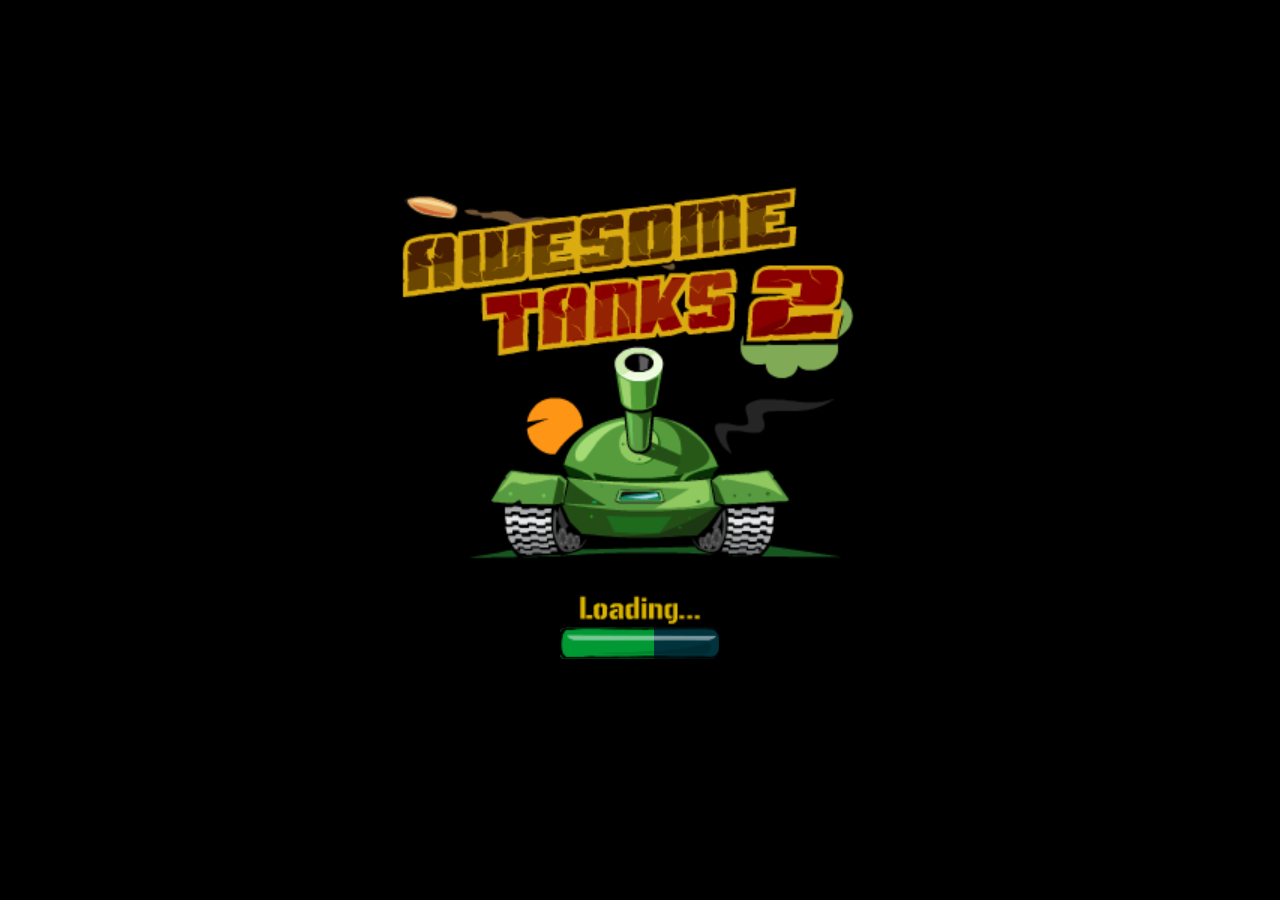
<file: projects/awesometanks2/index.html>
<!doctype html>
<html>
    <head>
        <meta charset="UTF-8">
        <title>Awesome Tanks</title>
        <meta name="HandheldFriendly" content="true">
        <meta name="viewport" content="width=device-width, initial-scale=1, maximum-scale=1, user-scalable=no, shrink-to-fit=no">
        <link href="styles/main.css" rel="stylesheet">
        <link href="styles/fonts.css" rel="stylesheet">
        <meta name="apple-mobile-web-app-title" content="Awesome Tanks">
        <meta name="apple-mobile-web-app-capable" content="yes">
        <meta name="apple-mobile-web-app-status-bar-style" content="black">
    </head>
    <body>
        <p style="font-family: 'Gunplay'; position: absolute; pointer-events: none; opacity: 0">Font loader</p>
        <script>
            var AT = {
                // URL where an user will be redirected after clicking "Play" button on the Site lock screen
                'SITE_LOCK_TARGET': '//www.coolmathgames.com/'
            };

            var WebFontConfig = {
                'classes': false,
                'timeout': 0,
                'active': function() {},
                'custom': {'families': ['Gunplay'], 'urls': ['styles/fonts.css']}
            };
        </script>
        <script src="awesome_tanks_2.js"></script>
    </body>
</html>
</file>
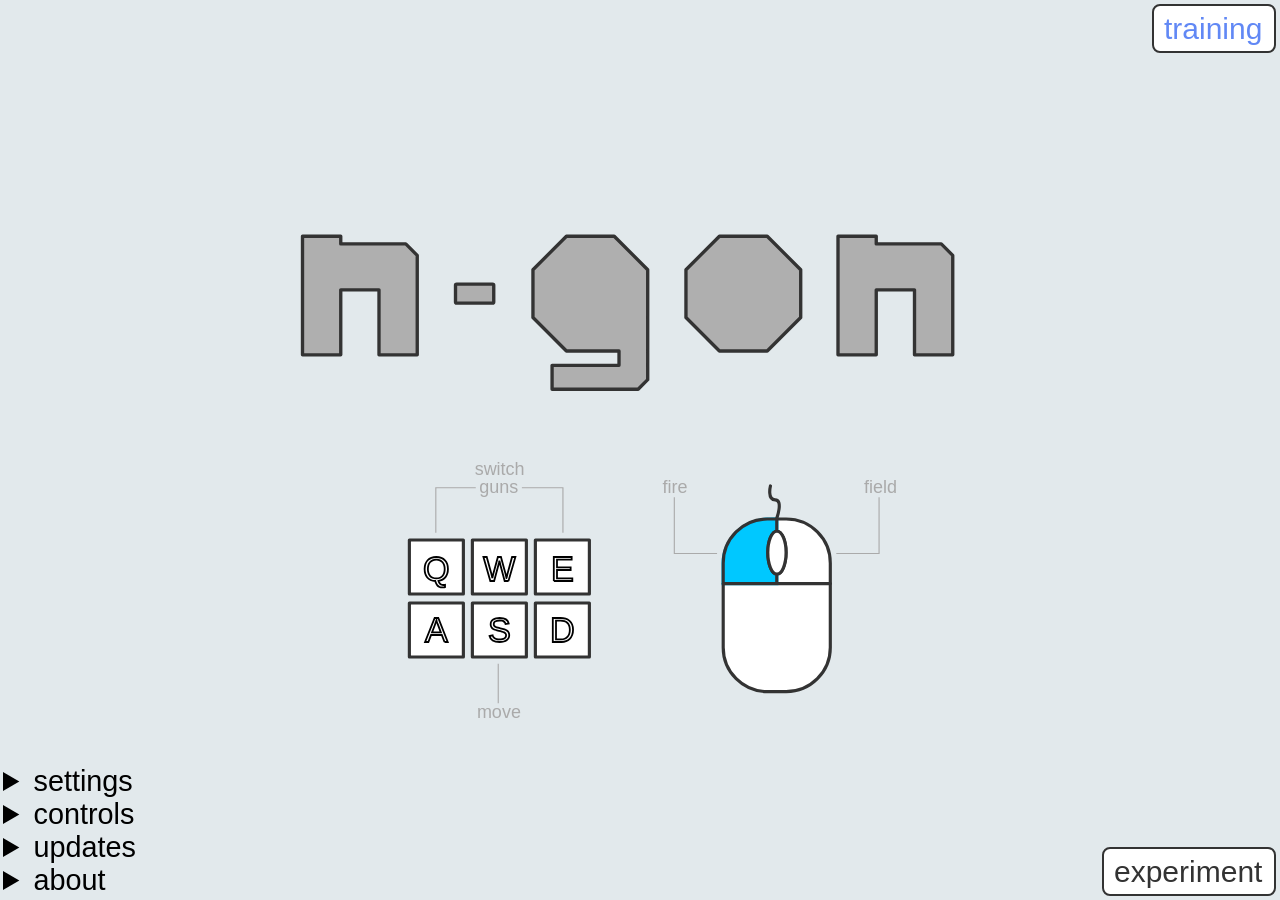
<file: projects/n-gon-master/index.html>
<!DOCTYPE html>
<html lang="en">

<head>
    <meta name="viewport" content="width=device-width, initial-scale=1.0" />
    <meta http-equiv="Content-Type" content="text/html; charset=UTF-8">
    <meta name="viewport" content="width=device-width, initial-scale=1.0" />
    <meta name="description" content="Browser-based side scrolling video game with the matter.js physics engine.">
    <meta name="author" content="Ross Landgreen">
    <meta property="og:description" content="Browser-based side scrolling video game with the matter.js physics engine.">
    <meta property="og:title" content="n-gon">
    <meta name="twitter:title" content="n-gon">
    <meta name="twitter:description" content="Browser-based side scrolling video game with the matter.js physics engine.">
    <!-- <meta http-equiv="refresh" content="0; url=https://landgreen.github.io/n-gon/"> -->
    <title>n-gon</title>
    <link rel="stylesheet" href="style.css">
    <link rel='shortcut icon' href='favicon.ico' type='image/x-icon' />
</head>

<body>
    <div id='guns'></div>
    <div id='field'></div>
    <div id='right-HUD-constraint'></div>
    <div id='right-HUD'></div>
    <div id="text-log"></div>
    <div id="fade-out"></div>
    <div id="health-bg"></div>
    <div id="health"></div>
    <div id="defense-bar"></div>
    <div id="damage-bar"></div>
    <div id="dmg"></div>
    <div id='construct'></div>
    <canvas id="canvas"></canvas>
    <div id="choose-grid"></div>
    <div id="experiment-grid"></div>
    <div style="position: absolute; top:0;left:0;">
        <div id="pause-grid-left" class="pause-grid"></div>
    </div>
    <div style="position: absolute; top:0;right:0;">
        <div id="pause-grid-right" class="pause-grid"></div>
    </div>
    <svg class="SVG-button" id="experiment-button" width="170" height="45" style="border: 2px #333 solid;">
        <g stroke='none' fill='#333' stroke-width="2" font-size="30px" font-family="Arial, sans-serif">
            <text x="10" y="33">experiment</text>
        </g>
    </svg>
    <svg class="SVG-button" id="training-button" width="120" height="45" style="border: 2px #333 solid;" stroke='none' fill='#333' font-size="30px" font-family="Arial, sans-serif" onclick="simulation.startGame(false, true)">
        <text x="10" y="33">training</text>
    </svg>
    
    <div id='info'>        
        <div id="settings" >
            <details id = 'settings-details'>
                <summary>settings</summary>
                <div style="line-height: 150%;" class="details-div">
                    <input onclick="build.showImages('settings')" type="checkbox" id="hide-images" name="hide-images" style="width:17px; height:17px;">
                    <label for="hide-images" title="hide images for fields, guns, and tech">hide images</label>
                    <br>
                    <input onclick="build.hideHUD('settings')" type="checkbox" id="hide-hud" name="hide-hud" style="width:17px; height:17px;">
                    <label for="hide-hud" title="hide: tech, damage taken, damage, in game console, new level animation">minimal HUD</label>
                    <br>
                    <label for="fps-select" title="use this to slow the game down">limit frames per second:</label>
                    <select name="fps-select" id="fps-select">
                        <option value="max" selected>no cap</option>
                        <option value="72">72 fps</option>
                        <option value="60">60 fps</option>
                        <option value="45">45 fps</option>
                        <option value="30">30 fps</option>
                    </select>
                    <br>
                    <br>
                    <input type="checkbox" id="community-maps" name="community-maps" style="width:17px; height:17px;">
                    <label for="community-maps" title="add about 18 player made levels to the random n-gon level pool">community maps</label>
                    <br>
                    <label for="banned" title="type banned levels with a space between them.  Example:  run temple biohazard">banned levels:</label>
                    <input id="banned" name="banned" placeholder="list levels by name" autocomplete="off" spellcheck="false" style="width: 182px;" />
                    <br>
                    <label for="classic-select" title="play older versions of n-gon">classic n-gon:</label>
                    <select name="classic-select" id="classic-select" onChange="window.location.href=this.value">
                        <option value="https://scratch.mit.edu/projects/14005697/fullscreen/">mech: 2014</option>
                        <option value="https://scratch.mit.edu/projects/22573757/fullscreen/">spacetime: 2015</option>
                        <option value="https://scratch.mit.edu/projects/41429974/fullscreen/">ballistics: 2015</option>
                        <option value="https://scratch.mit.edu/projects/43690666/fullscreen/">portal: 2016</option>
                        <option value="https://codepen.io/lilgreenland/full/ozXNWZ">side scroller: 2016</option>
                        <option value="https://codepen.io/lilgreenland/full/wzARJY">side scroller: 2016</option>
                        <option value="classic/7-1-2017/">LandGame: 2017</option>
                        <option value="classic/4-15-2018/">n-gon: 2018</option>
                        <option value="classic/7-11-2019/">n-gon: summer-2019</option>
                        <option value="classic/9-8-2019/">n-gon: fall-2019</option>
                        <option value="classic/7-15-2020/">n-gon: summer-2020</option>
                        <option value="classic/6-1-2021/">n-gon: spring-2021</option>
                        <option value="classic/11-1-2022/">n-gon: fall-2022</option>
                        <option value="classic/7-29-2024/">n-gon: summer-2024</option>
                        <option value="" selected>current version</option>
                    </select>
                    <br>
                    <label for="seed" title="the randoms seed determines level order, tech choices, and mob types">randomization seed:</label>
                    <input type="text" id="seed" name="seed" autocomplete="off" spellcheck="false" minlength="1" style="width: 120px;">
                    <br><span id="previous-seed" style="color:#bbb"></span>
                </div>
            </details>
        </div>
        <div>
            <details id="control-details">
                <summary>controls</summary>
                <div class="details-div">
                    To change controls click a box
                    <br>and press an unused key.
                    <br><br>
                    <table id="control-table">
                        <tr>
                            <th>FIRE</th>
                            <td id='key-fire' class='key-input'>F</td>
                            <td class='key-used'>MouseLeft</td>
                            <td></td>
                        </tr>
                        <tr>
                            <th>FIELD</th>
                            <td id='key-field' class='key-input'>SPACE</td>
                            <td class='key-used'>MouseRight</td>
                        </tr>
                        <tr>
                            <th>JUMP</th>
                            <td id='key-up' class='key-input'>W</td>
                            <td class='key-used'>ArrowUp</td>
                        </tr>
                        <tr>
                            <th>CROUCH</th>
                            <td id='key-down' class='key-input'>S</td>
                            <td class='key-used'>ArrowDown</td>
                        </tr>
                        <tr>
                            <th>LEFT</th>
                            <td id='key-left' class='key-input'>A</td>
                            <td class='key-used'>ArrowLeft</td>
                        </tr>
                        <tr>
                            <th>RIGHT</th>
                            <td id='key-right' class='key-input'>D</td>
                            <td class='key-used'>ArrowRight</td>
                        </tr>
                        <tr>
                            <th>GUN →</th>
                            <td id='key-next-gun' class='key-input'>Q</td>
                            <td class='key-used'>MouseWheel</td>
                        </tr>
                        <tr>
                            <th>GUN ←</th>
                            <td id='key-previous-gun' class='key-input'>E</td>
                            <td class='key-used'>MouseWheel</td>
                        </tr>
                        <tr style="opacity:0.5;">
                            <th>GUN #</th>
                            <td id="key-num" class='key-input'>Num</td>
                        </tr>
                        <tr>
                            <th>PAUSE</th>
                            <td id='key-pause' class='key-input'>P</td>
                            <td></td>
                        </tr>
                        <tr id="control-testing">
                            <th>TESTING</th>
                            <td id='key-testing' class='key-input'>T</td>
                            <td></td>
                        </tr>
                    </table>
                    <br><button id="control-reset" type="button">reset</button><span style="font-size: 60%;"> to default keys</span>
                </div>
            </details>
        </div>
        <div>
            <details id="updates">
                <summary>updates</summary>
                <div id="updates-div" class="details-div" style="font-size: 70%;height: 400px;overflow: scroll;max-width: 800px;"></div>
            </details>
        </div>
        <div>
            <details>
                <summary>about</summary>
                <div class="details-div" style="max-width: 450px;">
                    n-gon is a solo project written in JavaScript, CSS, and HTML using the matter.js 2-D physics library. It's free and open source on <a href="https://github.com/landgreen/n-gon">Github</a>.
                    <a id="github" href="https://github.com/landgreen/n-gon" aria-label="github">
                        <svg viewBox="0 0 100 16" xmlns="http://www.w3.org/2000/svg" fill="#1B1F23">
                            <path d="M8 0C3.58 0 0 3.58 0 8C0 11.54 2.29 14.53 5.47 15.59C5.87 15.66 6.02 15.42 6.02 15.21C6.02 15.02 6.01 14.39 6.01 13.72C4 14.09 3.48 13.23 3.32 12.78C3.23 12.55 2.84 11.84 2.5 11.65C2.22 11.5 1.82 11.13 2.49 11.12C3.12 11.11 3.57 11.7 3.72 11.94C4.44 13.15 5.59 12.81 6.05 12.6C6.12 12.08 6.33 11.73 6.56 11.53C4.78 11.33 2.92 10.64 2.92 7.58C2.92 6.71 3.23 5.99 3.74 5.43C3.66 5.23 3.38 4.41 3.82 3.31C3.82 3.31 4.49 3.1 6.02 4.13C6.66 3.95 7.34 3.86 8.02 3.86C8.7 3.86 9.38 3.95 10.02 4.13C11.55 3.09 12.22 3.31 12.22 3.31C12.66 4.41 12.38 5.23 12.3 5.43C12.81 5.99 13.12 6.7 13.12 7.58C13.12 10.65 11.25 11.33 9.47 11.53C9.76 11.78 10.01 12.26 10.01 13.01C10.01 14.08 10 14.94 10 15.21C10 15.42 10.15 15.67 10.55 15.59C13.71 14.53 16 11.53 16 8C16 3.58 12.42 0 8 0Z" />
                            <g stroke='none' font-size="8px" font-family="Arial Black, sans-serif">
                                <text x="19" y="11">Github</text>
                            </g>
                        </svg>
                    </a>
                </div>
            </details>
        </div>
    </div>

    <svg id='splash' class="intro ui" viewBox="0 0 800 800" onclick="simulation.startGame()">
        <g class="fade-in" transform="translate(100,210) scale(34)" fill='#afafaf' stroke='none'>
            <path d="M0 0  h1  v0.2  h1.7  l0.3 0.3  v2.6  h-1  v-1.7  h-1  v1.7  h-1 z" />
            <rect x="4" y="1.25" width="1" height="0.5" rx='0.03' />
            <path transform="translate(6.9,0) scale(1.25)" d="M0 0  h1  l 0.7 0.7  v2.3  l-0.2 0.2 h-1.8 v-0.5 h1.4   L 1.1 2.4   h-1.1  l -0.7 -0.7  v-1  l 0.7 -0.7 Z" />
            <path transform="translate(10.9,0) scale(1.25)" d="M0 0  h1  l 0.7 0.7  v1  l -0.7 0.7  h-1  l -0.7 -0.7  v-1  l 0.7 -0.7 Z" />
            <path transform="translate(14,0)" d="M0 0  h1  v0.2  h1.7  l0.3 0.3  v2.6  h-1  v-1.7  h-1  v1.7  h-1 z" />
        </g>
        <g transform="translate(100,210) scale(34)" fill='none' stroke='#333' stroke-linejoin="round" stroke-linecap="round">
            <path class="draw-lines" d="M0 0  h1  v0.2  h1.7  l0.3 0.3  v2.6  h-1  v-1.7  h-1  v1.7  h-1 z" stroke-width='0.0875' />
            <rect class="draw-lines-dash" x="4" y="1.25" width="1" height="0.5" stroke-width='0.0875' rx='0.03' />
            <path class="draw-lines-g" transform="translate(6.9,0) scale(1.25)" d="M0 0  h1  l 0.7 0.7  v2.3  l-0.2 0.2 h-1.8 v-0.5 h1.4   L 1.1 2.4   h-1.1  l -0.7 -0.7  v-1  l 0.7 -0.7 Z" stroke-width='0.07' />
            <path class="draw-lines-o" transform="translate(10.9,0) scale(1.25)" d="M0 0  h1  l 0.7 0.7  v1  l -0.7 0.7  h-1  l -0.7 -0.7  v-1  l 0.7 -0.7 Z" stroke-width='0.07' />
            <path class="draw-lines" transform="translate(14,0)" d="M0 0  h1  v0.2  h1.7  l0.3 0.3  v2.6  h-1  v-1.7  h-1  v1.7  h-1 z" stroke-width='0.0875' />
        </g>
        <!-- mouse -->
        <g class="draw-lines3" transform="translate(290,430) scale(0.28)" stroke-linecap="round" stroke-linejoin="round" stroke-width="10px" stroke="#333" fill="none">
            <path class="fade-in" stroke="none" fill="#fff" d="M827,112 h30 a140,140,0,0,1,140,140 v268 a140,140,0,0,1-140,140 h-60 a140,140,0,0,1-140-140v-268 a140,140,0,0,1,140-140h60" />
            <path class="fade-in" d="M832.41,106.64 V322 H651.57 V255 c0-82,67.5-148,150-148 Z" fill="rgb(0, 200, 255)" stroke="none" />
            <path d="M827,112 h30 a140,140,0,0,1,140,140 v268 a140,140,0,0,1-140,140 h-60 a140,140,0,0,1-140-140v-268 a140,140,0,0,1,140-140h60" />
            <path d="M657 317 h340 h-170 v-25 m0 -140 v-42 s 21 -59, -5 -59 S 807 7, 807 7" />
            <ellipse fill="none" cx="827.57" cy="218.64" rx="29" ry="68" />
            <ellipse fill="#fff" class="fade-in-fast" cx="827.57" cy="218.64" rx="29" ry="68" />
        </g>

        <!-- keys -->
        <g transform="translate(195,480) scale(0.8)">
            <!-- fade in background -->
            <g fill='#fff' stroke='none' class="fade-in">
                <path d="M0 60 h60 v-60 h-60 v60" class="draw-lines-box-1" />
                <path d="M70 60 h60 v-60 h-60 v60" class="draw-lines-box-2" />
                <path d="M140 60 h60 v-60 h-60 v60" class="draw-lines-box-3" />
                <path d="M0 70 h60 v60 h-60 v-60" class="draw-lines-box-1" />
                <path d="M70 70 h60 v60 h-60 v-60" class="draw-lines-box-2" />
                <path d="M140 70 h60 v60 h-60 v-60" class="draw-lines-box-3" />
            </g>
            <g fill='none' stroke='#333' stroke-width="3.5" stroke-linejoin="round" stroke-linecap="round">
                <path d="M0 60 h60 v-60 h-60 v60" class="draw-lines-box-1" />
                <path d="M70 60 h60 v-60 h-60 v60" class="draw-lines-box-2" />
                <path d="M140 60 h60 v-60 h-60 v60" class="draw-lines-box-3" />
                <path d="M0 70 h60 v60 h-60 v-60" class="draw-lines-box-1" />
                <path d="M70 70 h60 v60 h-60 v-60" class="draw-lines-box-2" />
                <path d="M140 70 h60 v60 h-60 v-60" class="draw-lines-box-3" />
            </g>
            <g class="draw-lines4" text-anchor="middle" stroke='#000' fill='none' stroke-width="2" font-size="38px" font-family="Arial Black, sans-serif">
                <text x="30" y="45" id="splash-previous-gun" stroke-width="2">Q</text>
                <text x="100" y="45" id="splash-up">W</text>
                <text x="170" y="45" id="splash-next-gun" stroke-width="2">E</text>
                <text x="30" y="113" id="splash-left">A</text>
                <text x="100" y="113" id="splash-down">S</text>
                <text x="170" y="113" id="splash-right">D</text>
            </g>
        </g>
        <g class="fade-in" fill="none" stroke="#aaa" stroke-width="1">
            <path d="M 254 433.5 h-35.5 v40" />
            <path d="M 295 433.5 h36.5 v40" />
            <path d="M 274 625 v-35" />
            <path d="M 430.5 442 v50 h38" />
            <path d="M 612.5 442 v50 h-38" />
        </g>
        <g class="fade-in" stroke="none" fill="#aaa" font-size="16px">
            <text x="253" y="422">switch</text>
            <text x="257" y="438">guns</text>
            <text x="255" y="638">move</text>
            <text x="420" y="438">fire</text>
            <text x="599" y="438">field</text>
        </g>
    </svg>
    <script src='lib/matter.min.js'></script>
    <!-- <script src='lib/decomp.min.js'></script> -->
    <script src="js/simulation.js"></script>
    <script src="js/player.js"></script>
    <script src="js/powerup.js"></script>
    <script src="js/tech.js"></script>
    <script src="js/bullet.js"></script>
    <script src="js/mob.js"></script>
    <script src="js/spawn.js"></script>
    <script src="js/level.js"></script>
    <script src="js/lore.js"></script>
    <script src="js/engine.js"></script>
    <script src="js/index.js"></script>
</body>

</html>
</file>
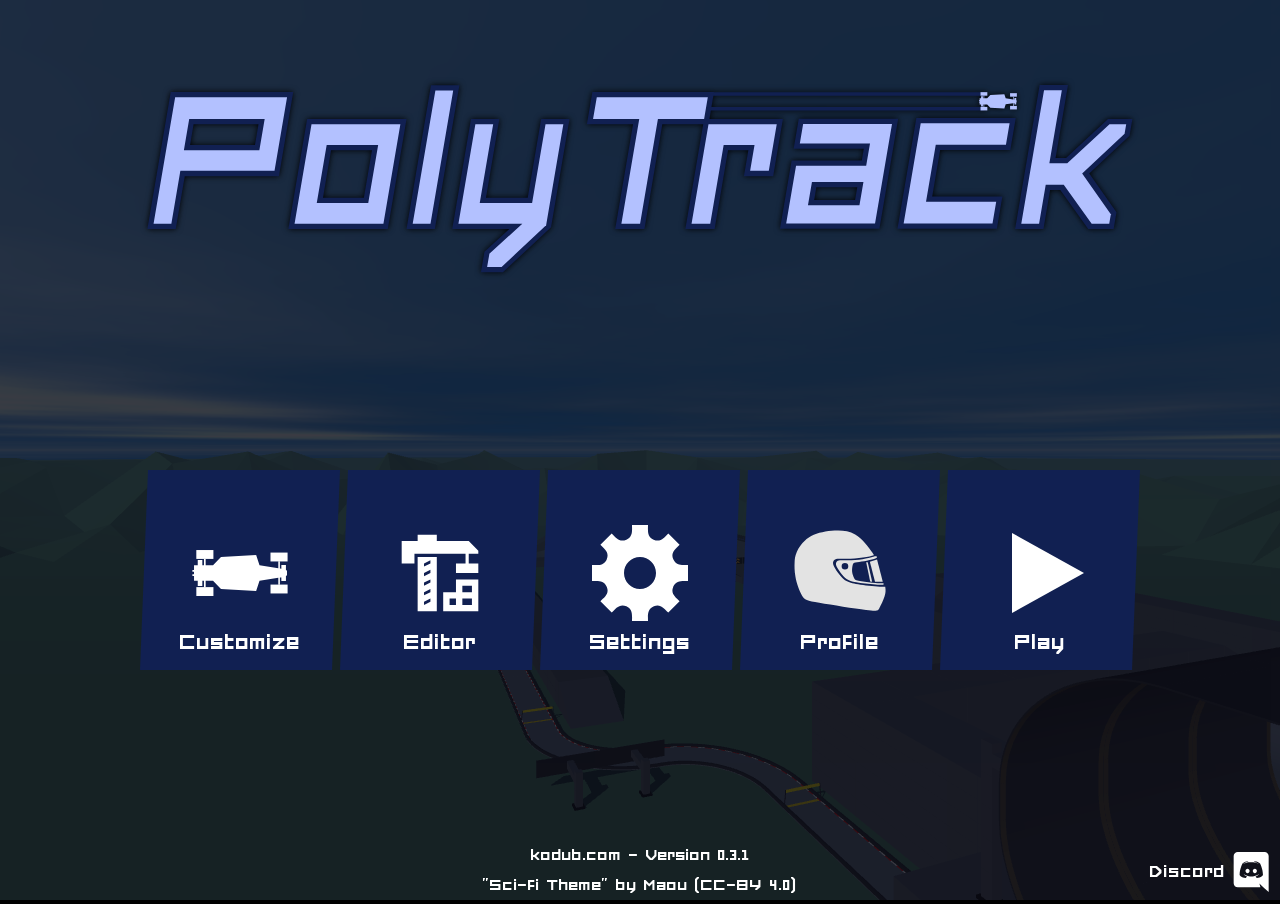
<file: projects/polytrack/index.html>
<!DOCTYPE html>

<html>
	<head>
		<link rel="stylesheet" type="text/css" href="css/message_box_ui.css">
		<link rel="stylesheet" type="text/css" href="css/customization.css">
		<link rel="stylesheet" type="text/css" href="css/checkpoint_ui.css">
		<link rel="stylesheet" type="text/css" href="css/debug_ui.css">
		<link rel="stylesheet" type="text/css" href="css/editor.css">
		<link rel="stylesheet" type="text/css" href="css/editor_height_selector.css">
		<link rel="stylesheet" type="text/css" href="css/editor_checkpoint_order.css">
		<link rel="stylesheet" type="text/css" href="css/hint.css">
		<link rel="stylesheet" type="text/css" href="css/leaderboard.css">
		<link rel="stylesheet" type="text/css" href="css/loading_spinner.css">
		<link rel="stylesheet" type="text/css" href="css/loading_ui.css">
		<link rel="stylesheet" type="text/css" href="css/menu.css">
		<link rel="stylesheet" type="text/css" href="css/nickname.css">
		<link rel="stylesheet" type="text/css" href="css/settings_menu.css">
		<link rel="stylesheet" type="text/css" href="css/speedometer.css">
		<link rel="stylesheet" type="text/css" href="css/theme.css">
		<link rel="stylesheet" type="text/css" href="css/time_announcer.css">
		<link rel="stylesheet" type="text/css" href="css/timer.css">
		<link rel="stylesheet" type="text/css" href="css/track_export_ui.css">
		<link rel="stylesheet" type="text/css" href="css/track_info.css">
		<link rel="stylesheet" type="text/css" href="css/track_selection_ui.css">
		<link rel="stylesheet" type="text/css" href="css/transition_system.css">
		<link rel="stylesheet" type="text/css" href="css/verifier.css">
		<link rel="icon" type="image/x-icon" href="/images/favicon.ico">
	</head>
	<body>
		<canvas id="screen"></canvas>
		<div id="ui"></div>
		<div id="transition-layer"></div>

		<script src="lib/ammo.js" defer></script>

		<script type="module" src="dist/main.bundle.js" defer></script>
	</body>
</html>
</file>
<file: projects/awesometanks2/styles/main.css>
/*
 * Generic styles
 */
html {overflow: hidden; height: 100%; -webkit-text-size-adjust: none}
body {overflow: hidden; height: 100%; margin: 0; -webkit-touch-callout: none; -webkit-user-select: none; -khtml-user-select: none; -moz-user-select: none; -ms-user-select: none; user-select: none}
canvas {display: block; touch-action: none}
</file>
<file: projects/awesometanks2/styles/fonts.css>
@font-face {
    font-family: 'Gunplay';
    src: url('../fonts/gunplay.ttf') format('truetype');
    font-weight: 400;
}
</file>
<file: projects/n-gon-master/style.css>
:root {
    --build-bg-color: #aeb6c2;
    --card-color: #fafcfd;
    --hover-card-color: #e5e5ed;
}

body {
    font-family: "Helvetica", "Arial", sans-serif;
    margin: 0;
    overflow: hidden;
    cursor: auto;
    /* filter: grayscale(1); */
    /* transition: background-color 0.2s ease-in-out; */
}

canvas {
    position: absolute;
    top: 0;
    left: 0;
    z-index: 0;
    user-select: none;
}

select {
    font-size: 0.8em;
    border: 1px #333 solid;
    border-radius: 6px;
}

select option {
    background-color: #fff;
}

input {
    padding: 0px 4px;
    font-size: 0.8em;
    border: 1px #333 solid;
    border-radius: 4px;
}

a {
    text-decoration: none;
    color: #08c;
}

em {
    opacity: 0.7;
}

#splash {
    user-select: none;
    position: absolute;
    top: 0;
    left: 0;
    width: 100%;
    height: 100%;
    z-index: 2;
    transition: opacity 5s ease-in;
}

*:focus {
    outline: none;
}

table {
    border-collapse: collapse;
    width: 360px;
}

tr {
    padding: 10px;
    text-align: left;
}

td {
    padding-left: 10px;
}

.key-input-train {
    padding: 0px 5px;
    border: 2px solid #444;
    color: #444;
    border-radius: 4px;
    background-color: #d0d0d0;
    text-align: center;
    font-weight: 400;
}

.key-input {
    padding: 3px 8px;
    border: 2px solid #333;
    background-color: #fff;
    text-align: center;
}

.pause-table {
    width: auto;
}

.key-input-pause {
    width: 15px;
    padding: 0px 2px;
    border: 2px solid #333;
    background-color: #fff;
    text-align: center;
}

.key-used {
    color: #777;
    font-size: 80%;
}

summary {
    font-size: 1.2em;
}

.SVG-button {
    border: 1.5px #333 solid;
    border-radius: 8px;
    background-color: #fff;
}

.SVG-button:hover {
    background-color: #eee;
}

#experiment-button {
    position: absolute;
    bottom: 4px;
    right: 4px;
    z-index: 12;
    transition: opacity 5s ease-in;
}

#training-button {
    position: absolute;
    top: 4px;
    right: 4px;
    z-index: 12;
    transition: opacity 5s ease-in;
}

#construct {
    display: none;
    position: absolute;
    bottom: 0%;
    right: 0%;
    z-index: 1;
    width: 250px;
    height: 200px;
    background-color: #fff;
    color: #000;
    font-size: 0.9em;
    white-space: pre;
    padding: 3px;
    border: 1px #333 solid;
}

#flex-center {
    display: flex;
    align-items: center;
    justify-content: center;
    height: 100%;
}

.choose-grid {
    position: absolute;
    top: 50%;
    left: 50%;
    transform: translate(-50%, -50%);
    padding: 10px 1px;
    margin: 0px;
    border: 0px;
    z-index: 12;
    max-height: 99vh;
    font-size: 1.3em;
    display: grid;
    grid-template-columns: repeat(3, 384px);
    align-items: stretch;
    visibility: hidden;
    opacity: 0;
    transition: opacity 0.25s linear;
    overflow: auto;
    -ms-overflow-style: none;
    scrollbar-width: none;
}

.choose-grid-no-images {
    border-radius: 8px;
    border: 10px solid #444;
    gap: 10px;
    background-color: #444;
    position: absolute;
    top: 50%;
    left: 50%;
    transform: translate(-50%, -50%);
    margin: 0px;
    z-index: 12;
    max-height: 99vh;
    font-size: 1.3em;
    display: grid;
    grid-template-columns: 384px;
    align-items: stretch;
    visibility: hidden;
    opacity: 0;
    transition: opacity 0.25s linear;
    overflow: auto;
    -ms-overflow-style: none;
    scrollbar-width: none;
    /* box-shadow: 7px 7px 6px rgba(0, 0, 0, 0.13); */
}


#choose-grid::-webkit-scrollbar {
    display: none;
}

.choose-grid-module {
    line-height: 160%;
    background-color: var(--card-color);
    font-size: 0.75em;
}

.choose-grid-module:hover {
    background-color: var(--hover-card-color);
}

.choose-grid-module:hover .card-text {
    background-color: var(--hover-card-color);
}

.research-select {
    float: right;
    margin-right: 10px;
}

.pause-grid {
    padding: 2px;
    margin: 0px;
    display: none;
    grid-template-columns: 384px;
    grid-auto-rows: minmax(auto, auto);
    align-content: start;
    align-items: start;
    z-index: 2;
    font-size: 1.3em;
}

#pause-grid-right {
    position: absolute;
    top: -2px;
    right: -4px;
    overflow: auto;
    max-height: 100vh;
    -ms-overflow-style: none;
    scrollbar-width: none;
    padding: 1px;
}

#pause-grid-right::-webkit-scrollbar {
    display: none;
}

#pause-grid-left {
    position: absolute;
    top: -2px;
    left: -4px;
    overflow: auto;
    max-height: 100vh;
    -ms-overflow-style: none;
    scrollbar-width: none;
}

#pause-grid-left::-webkit-scrollbar {
    display: none;
}

.pause-grid-module {
    line-height: 160%;
    background-color: var(--card-color);
    font-size: 0.75em;
}

.sort {
    padding: 0.1em 0.3em;
    border: 1px solid #444;
    /* min-height: 88px; */
    line-height: 100%;
    background-color: var(--card-color);
}

.sort-button {
    border: 1px #333 solid;
    border-radius: 0.4em;
    background-color: #fff;
    font-size: 0.5em;
    /* padding: 0.3em; */

}

.sort-button:hover {
    background-color: #eee;
}

.pause-eject .card-text {
    animation: techColorCycle 1s linear infinite alternate;
}

#experiment-grid {
    display: flex;
    justify-content: center;
    padding: 0px;
    margin: 0px;
    border: 0px;
    background-color: var(--build-bg-color);
    display: none;
    grid-template-columns: repeat(auto-fit, 384px);
    grid-auto-flow: row;
    /* grid-auto-rows: minmax(auto, auto); */
    position: relative;
    /* bottom: 0px; */
    z-index: 10;
    font-size: 1.3em;
    -ms-overflow-style: none;
    /* IE and Edge */
    scrollbar-width: none;
    /* Firefox */
}

#experiment-grid::-webkit-scrollbar {
    display: none;
}

.experiment-grid-module {
    line-height: 160%;
    background-color: var(--card-color);
    font-size: 0.75em;
}

.experiment-grid-hide {
    display: none;
}

.grid-title {
    padding-bottom: 6px;
    padding-top: 4px;
    font-size: 1.4em;
    font-weight: 600;
}

.experiment-grid-module:hover:not(.build-tech-selected, .build-field-selected, .build-gun-selected) {
    background-color: var(--card-color);
}

.experiment-start-box {
    background-color: var(--card-color);
    position: sticky;
    top: 0;
    z-index: 10;
    align-self: start;
    width: 276px;
    line-height: 200%;
    display: flex;
    flex-direction: column;
    justify-content: center;
    align-items: center;
    border: 2px #333 solid;
    border-top: 0px;
    border-radius: 10px;
    border-top-left-radius: 0px;
    /* border-bottom-left-radius: 0px; */
    border-top-right-radius: 0px;
    padding: 0.2em 0px;
    /* height: 210px; */
    box-shadow: 8px 8px 6px rgba(0, 0, 50, 0.15);
    /* opacity: 0.1; */
}

.card-background {
    height: 340px;
    background-size: contain;
    background-repeat: no-repeat;
    display: flex;
    justify-content: flex-end;
    flex-direction: column;
}

.card-text {
    background-color: var(--card-color);
    padding: 0.5em 1em;
    border: 1px solid #444;
    margin-top: -1px;
    margin-right: -1px;
    font-size: 0.92em;
    min-height: 88px;
    /* border-radius: 5px; */
}

.cancel-card {
    text-align: center;
    font-size: 1.1em;
    font-weight: 100;
    justify-self: end;
    border: 1px solid #444;
    margin-top: -1px;
    margin-right: -1px;
    padding: 1px;
    line-height: 160%;
    background-color: var(--card-color);
}

.cancel-card:hover {
    background-color: var(--hover-card-color);
}

.research-card {
    font-size: 1.1em;
    font-weight: 100;
    border: 1px solid #444;
    margin-top: -1px;
    margin-right: -1px;
    padding: 1px 0px 1px 10px;
    line-height: 160%;
    background-color: var(--card-color);
}

.research-card:hover {
    background-color: var(--hover-card-color);
}

.research-cancel {
    display: flex;
    gap: 10px;
    line-height: 160%;
    /* background-color: var(--card-color); */
    font-size: 1em;
    position: sticky;
    top: 0px;
    z-index: 10;
}

.sticky {
    position: sticky;
    top: 0px;
    z-index: 10;
}

/* keeps 5 columns at 1440px */
@media (min-width: 1710px) and (max-width: 1950px) {

    .experiment-grid-module,
    .choose-grid-module,
    .pause-grid-module,
    .research-cancel {
        line-height: 143%;
        font-size: 0.68em;
    }

    .research-cancel {
        font-size: 0.9em;
    }

    #experiment-grid,
    .choose-grid,
    .pause-grid {
        grid-template-columns: repeat(auto-fit, 340px);
    }

    .card-background {
        height: 290px;
    }

    .card-text {
        min-height: 75px;
    }
}

/* (min-width: 30em) and (max-width: 80em) */
@media (max-width: 1709px) {

    .experiment-grid-module,
    .choose-grid-module,
    .pause-grid-module {
        line-height: 139%;
        font-size: 0.58em;
    }

    .research-cancel {
        font-size: 0.8em;
    }

    #experiment-grid,
    .choose-grid,
    .pause-grid {
        grid-template-columns: repeat(auto-fit, 285px);
    }

    .card-background {
        height: 240px;
    }

    .card-text {
        min-height: 64px;
    }
}

/* .card-text */
.choose-grid-no-images .card-text,
.choose-grid-no-images .research-card,
.choose-grid-no-images .cancel-card {
    border-radius: 5px;
}

.experiment-grid-module:hover .card-text {
    background-color: var(--hover-card-color);
}

.build-tech-selected .card-text {
    background-color: hsl(253, 100%, 84%);
}

.build-tech-selected.experiment-grid-module:hover .card-text {
    background-color: hsl(253, 100%, 81%);
}

.build-gun-selected .card-text {
    background-color: hsl(218, 100%, 81%);
}

.build-gun-selected.experiment-grid-module:hover .card-text {
    background-color: hsl(218, 100%, 76%);
}

.build-field-selected .card-text {
    background-color: hsl(193, 100%, 75%);
}

.build-field-selected.experiment-grid-module:hover .card-text {
    background-color: hsl(193, 100%, 68%);
}

.experiment-grid-disabled {
    /* background-color: var(--build-bg-color); */
    /* color: #000; */
    opacity: 0.35;
}

.experiment-grid-disabled[data-descr] {
    position: relative;
}

.experiment-grid-disabled[data-descr]:hover::after {
    content: '\a \00a0 \00a0 \00a0 REQUIRES:\a \00a0 \00a0 \00a0 ' attr(data-descr);
    white-space: pre-wrap;
    position: absolute;
    left: 0;
    top: 0;
    width: 100%;
    height: 100%;
    background-color: var(--build-bg-color);
    z-index: 1;
    opacity: 1;
    transition: opacity 0.5s ease;
}

#info {
    position: absolute;
    bottom: 3px;
    left: 3px;
    z-index: 12;
    font-size: 1.5em;
    transition: opacity 5s ease-in;

    /* border: 1.5px #333 solid; */
    /* border-radius: 8px; */
    /* background-color: #fff; */
}

.details-div {
    padding: 10px;
    border-radius: 8px;
    border: 2px #333 solid;
    background-color: var(--card-color);
}


#dmg {
    position: absolute;
    z-index: 2;
    width: 100%;
    height: 100%;
    display: none;
    /* background-color also set in mass-energy tech */
    background-color: #f67;
    opacity: 0;
    transition: opacity 1s;
}

#damage-bar {
    position: absolute;
    /* top: 1px;
    left: 15px;
    height: 7px;
    width: 0px;
    transition: width 0.3s linear; */
    top: 16px;
    right: 4px;
    height: 0px;
    width: 7px;
    transition: height 0.25s linear;
    opacity: 1;
    z-index: 2;
    pointer-events: none;
    background-color: rgb(255, 55, 95);
    /* border-bottom: 1.5px solid #701; */
    /* border-right: 1.5px solid #701; */
    display: none;
}

#defense-bar {
    position: absolute;
    top: 8px;
    left: 15px;
    height: 7px;
    width: 0px;
    transition: width 0.25s linear;
    opacity: 1;
    z-index: 2;
    pointer-events: none;
    background-color: #fff;
    border-right: 1.5px solid #777;
    display: none;
}

#health {
    position: absolute;
    top: 15px;
    left: 15px;
    height: 20px;
    width: 0px;
    transition: width 1s ease-out;
    z-index: 2;
    pointer-events: none;
    background-color: rgb(9, 245, 166);
    border-right: 2px solid rgb(51, 162, 125);
    display: none;
}

#health-bg {
    position: absolute;
    top: 15px;
    left: 15px;
    height: 20px;
    width: 0px;
    transition: width 1s ease-out;
    background-color: #032;
    opacity: 0.1;
    z-index: 1;
    pointer-events: none;
    display: none;
}

/* background on title page */
#fade-out {
    position: absolute;
    z-index: 2;
    width: 100%;
    height: 100%;
    background-color: #e2e9ec;
    opacity: 1;
    transition: opacity 3s;
    pointer-events: none;
}

#guns {
    position: absolute;
    top: 82px;
    left: 15px;
    z-index: 2;
    font-size: 23px;
    color: #222;
    background-color: rgba(255, 255, 255, 0.2);
    line-height: 120%;
    user-select: none;
    pointer-events: none;
    padding: 0px 5px 0px 5px;
    border-radius: 5px;
}

#field {
    position: absolute;
    top: 45px;
    left: 15px;
    z-index: 2;
    font-size: 23px;
    color: #000;
    text-align: right;
    opacity: 0.7;
    background-color: rgba(190, 210, 245, 0.25);
    user-select: none;
    pointer-events: none;
    padding: 0px 5px 0px 5px;
    border-radius: 5px;
}

#right-HUD {
    position: absolute;
    top: 15px;
    right: 15px;
    z-index: 2;
    font-size: 20px;
    text-align: right;
    line-height: 120%;
    user-select: none;
    pointer-events: none;
    /*border: 2px solid rgba(0, 0, 0, 0.4);*/
    color: #222;
    padding: 0px 5px 0px 5px;
    border-radius: 5px;
    opacity: 0.35;
    background-color: rgba(255, 255, 255, 0.4);
}

#right-HUD-constraint {
    position: absolute;
    top: 12px;
    right: 15px;
    z-index: 2;
    font-size: 20px;
    text-align: right;
    line-height: 120%;
    user-select: none;
    pointer-events: none;
    padding: 5px 10px 5px 10px;
    border-radius: 8px;
    color: #624;
    opacity: 0.35;
    background-color: rgba(255, 215, 241, 0.4);
    /* color: rgb(141, 23, 88);
    opacity: 0.35;
    background-color: rgba(141, 23, 88, 0.1); */
    /* font-weight: 400; */
    transition: all 0.5s linear;
}

#text-log {
    z-index: 2;
    position: absolute;
    bottom: 10px;
    left: 10px;
    padding: 10px;
    border-radius: 4px;
    line-height: 140%;
    font-size: 1.15em;
    color: #555;
    background-color: rgba(255, 255, 255, 0.5);
    pointer-events: none;
    user-select: none;
}

.constraint {
    color: rgb(141, 23, 88);
    /* font-weight: 100; */
    /* text-decoration: underline; */
}

.color-text {
    color: #000;
}

.color-var {
    color: hsl(253, 100%, 58%);
}

.color-symbol {
    color: hsl(290, 100%, 40%);
}

.color-gun {
    color: hsl(218, 100%, 58%);
}

.highlight {
    border-radius: 6px;
    background-color: #ff0;
    padding: 3px;
}

.color-f {
    color: #0ad;
    letter-spacing: 1px;
}

.color-s {
    color: #04f;
    letter-spacing: 1px;
}

.color-d {
    color: #f03;
    letter-spacing: 1px;
}

.color-p {
    color: #067;
    letter-spacing: 1px;
}

.color-h {
    color: #0b7;
    letter-spacing: 1px;
}

.color-e {
    color: #d60;
    letter-spacing: 1px;
}

.color-m {
    color: hsl(253, 100%, 50%);
    letter-spacing: 1px;
}

.color-g {
    color: hsl(218, 80%, 40%);
    letter-spacing: 1px;
}

.color-ammo {
    color: #356;
}

.color-choice {
    display: inline-block;
}

.color-choice span {
    display: inline-block;
    animation: bounce 3s infinite;
    transform-origin: bottom;
    color: #555;
}

.color-choice span:nth-child(1) {
    animation-delay: 0s;
}

.color-choice span:nth-child(2) {
    animation-delay: 1s;
}

.color-choice span:nth-child(3) {
    animation-delay: 2s;
}

@keyframes bounce {
    0% {
        transform: translateY(0);
    }

    15% {
        transform: translateY(-2px);
        color: #aaa;
    }

    30% {
        transform: translateY(0);
    }

    100% {
        transform: translateY(0);
    }
}

.color-invulnerable {
    color: #fff;
    text-shadow: 0px 0px 7px #000;
}

.color-dark-matter {
    color: #246;
    text-shadow: 0px 0px 7px #246;
}

.color-tokamak {
    color: #5c3ab8;
    font-weight: 100;
    text-shadow: 0px -5px 9px rgb(255, 0, 204);
}



.color-dup {
    font-variant: small-caps;
    letter-spacing: 1px;
    text-shadow: 1.5px -1.5px hsla(243, 100%, 38%, 0.2);
}

.color-remove {
    text-decoration: line-through;
    /* letter-spacing: 2px; */
    border-radius: 3px;
    padding: 0px 3px;
    background-color: hsl(255, 40%, 71%);
    color: #fff;
}

.color-cloaked {
    letter-spacing: 2px;
    animation: cloak 6s linear infinite alternate;
    color: rgba(0, 0, 0, 0);
}

@keyframes cloak {
    0% {
        text-shadow: 0px 0px 0px #000;
        opacity: 1;
    }

    50% {
        text-shadow: 0px 0px 0px #000;
        opacity: 1;
    }

    100% {
        text-shadow: 0px 0px 15px #000;
        opacity: 0;
    }
}

.color-laser {
    color: #f02;
    font-weight: 100;
    letter-spacing: -0.8px;
}

.color-plasma {
    color: #c0e;
    letter-spacing: 1px;
    background-color: rgba(132, 0, 255, 0.06);
    padding: 2px;
    border-radius: 9px;
    letter-spacing: 1px;
}

.color-worm {
    color: #fff;
    text-shadow: 1px 0px 2px #234;
}

.color-print {
    color: #567;
    font-family: 'Courier New', Courier, monospace;
}

.color-defense {
    background-color: hsla(227, 9%, 71%, 0.279);
    padding: 2px;
    border-radius: 4px;
    letter-spacing: 1px;
    font-weight: 100;
}

.color-bot {
    font-variant: small-caps;
    background-color: rgba(75, 125, 150, 0.06);
    border: 0.1em solid #146;
    color: #146;
    padding: 0em 0.3em 0.08em 0.3em;
    font-weight: 400;
}

.no-box {
    border: none;
    background-color: transparent;
    padding: 0;
}

.color-block {
    background-color: rgba(0, 0, 0, 0.1);
    border: 0.1em solid #333;
    padding: 0.5px;
    font-weight: 100;
}

.color-cancel {
    background-color: var(--card-color);
    border: 0.15em #444 solid;
    padding: 0.2em;
    border-radius: 0.2em;
    font-weight: 800;
    font-size: 1em;
}

.color-junk {
    letter-spacing: 1px;
    font-family: Lucida Console, Courier, monospace;
}

.color-r {
    color: #f7b;
    letter-spacing: 1px;
}

.color-flop {
    text-decoration: underline;
    font-weight: 100;
    letter-spacing: -1px;
}

.color-alt {
    text-decoration: underline;
    font-weight: 100;
    letter-spacing: -1px;
}

.faded {
    opacity: 0.7;
    font-size: 90%;
}

.circle-grid {
    width: 1.32em;
    height: 1.32em;
    border-radius: 50%;
    display: inline-block;
    margin-bottom: -0.3em;
}

.circle-grid-instant {
    width: 1.1em;
    height: 1.1em;
    border-radius: 50%;
    border: 0.15em solid hsl(255, 100%, 71%);
    display: inline-block;
    margin-bottom: -0.35em;
}

.circle-grid-skin {
    width: 1.25em;
    height: 1.25em;
    border-radius: 50%;
    display: inline-block;
    background-color: #fff;
    opacity: 0.8;
    border: 0.08em solid #222;
    position: absolute;
    top: -0.05em;
    left: 0em;
}

.circle-grid-skin-eye {
    width: 0.18em;
    height: 0.18em;
    border-radius: 50%;
    display: inline-block;
    background-color: #fff;
    border: 0.08em solid #222;
    position: absolute;
    top: 0.45em;
    left: 0.9em;
}

.junk {
    background-color: hsl(254, 44%, 75%);
    border-radius: 25%;
}

.research-circle {
    width: 0.9em;
    height: 0.9em;
    border-radius: 50%;
    display: inline-block;
    background-color: #f7b;
    border: 0.065em #fff solid;
    opacity: 0.85;
    margin-bottom: -0.1em;
}

.ammo-circle {
    width: 0.75em;
    height: 0.75em;
    border-radius: 50%;
    display: inline-block;
    background-color: #467;
    border: 0.05em #fff solid;
    opacity: 0.95;
    margin-bottom: -1.5px;
}

.heal-circle {
    width: 0.95em;
    height: 0.95em;
    border-radius: 50%;
    display: inline-block;
    background-color: #0d9;
    border: 0.05em #fff solid;
    opacity: 0.85;
    margin-bottom: -2px;
}

.heal-circle-energy {
    width: 0.95em;
    height: 0.95em;
    border-radius: 50%;
    display: inline-block;
    background-color: #ff0;
    border: 0.05em #000 solid;
    opacity: 0.85;
    margin-bottom: -2px;
}

.coupling-circle {
    width: 0.7em;
    height: 0.7em;
    border-radius: 50%;
    display: inline-block;
    background-color: #0ae;
    border: 0.05em #fff solid;
    margin-bottom: -0.5px;
}

.boost-circle {
    width: 0.7em;
    height: 0.7em;
    border-radius: 50%;
    display: inline-block;
    background-color: #f03;
    border: 0.05em #fff solid;
    opacity: 0.9;
    margin-bottom: -0.5px;
}

@keyframes pulse {
    0% {
        border-radius: 0%;
    }

    100% {
        border-radius: 50%;
    }
}

.field {
    background-color: #0cf;
}

.tech {
    background-color: hsl(255, 100%, 71%);
}

.gun {
    background-color: rgb(0, 80, 218);
}

.heal {
    background-color: #0d9;
}

.research {
    background-color: #f7b;
}

.color-speed {
    display: inline-block;
    transform: skew(-27deg);
    /* font-weight: 400; */
    color: #038;
}

.color-randomize {
    display: inline-block;
    animation: randomize 4s linear infinite alternate;
    transform-origin: bottom;
    color: #555;
}

@keyframes randomize {

    0%,
    100% {
        font-family: Arial;
    }

    20% {
        font-family: Times New Roman;
    }

    40% {
        font-family: Verdana;
    }

    60% {
        font-family: Georgia;
    }

    80% {
        font-family: Courier New;
    }
}

.alt {
    animation: alt 8s linear infinite alternate;
    font-weight: 400;
    letter-spacing: 1px;
}

@keyframes alt {
    0% {
        text-shadow: 3px 0px 0px;
    }

    100% {
        text-shadow: -3px 0px 0px;
    }

}

.flicker {
    animation: flicker 4s linear infinite;
}

@keyframes flicker {
    0% {
        opacity: 1;
    }

    80% {
        opacity: 1;
    }

    90% {
        opacity: 0;
    }

    100% {
        opacity: 1;
    }
}

.color-coupling {
    text-shadow: 0px 0px 1.5px #0cf;
    letter-spacing: 1px;
    font-weight: 100;
}

.box {
    padding: 3px 8px 3px 8px;
    border: 2px solid #444;
    border-radius: 4px;
    background-color: rgba(255, 255, 255, 0.5);
}

.wrapper {
    display: grid;
    grid-template-columns: 360px 10px;
    align-self: center;
    justify-content: center;
}

.grid-box {
    align-self: center;
    justify-self: center;
}

.right {
    text-align: right;
}

.lore {
    animation: bgColor 3.5s linear infinite;
}

.lore-text {
    animation: textColor 3s linear infinite;
}

.entanglement {
    font-size: 1.1em;
    font-weight: 100;
    text-align: center;
    letter-spacing: 10px;
    border: none;
    background-color: var(--card-color);
}

.flipX {
    animation: 14s anim-flipX linear infinite;
}

@keyframes anim-flipX {
    0% {
        transform: rotateX(0.5turn);
    }

    50% {
        transform: rotateX(1turn);
    }

    100% {
        transform: rotateX(0.5turn);
    }
}

@keyframes fieldColorCycle {
    0% {
        background-color: rgb(255, 255, 255)
    }

    100% {
        background-color: rgb(0, 204, 255)
    }
}

@keyframes techColorCycle {
    0% {
        background-color: hsl(253, 100%, 100%)
    }

    100% {
        background-color: hsl(253, 100%, 90%)
    }
}

@keyframes bgColor {
    0% {
        background-color: rgb(63, 218, 216)
    }

    10% {
        background-color: rgb(47, 201, 226)
    }

    20% {
        background-color: rgb(28, 127, 238)
    }

    30% {
        background-color: rgb(95, 21, 242)
    }

    40% {
        background-color: rgb(186, 12, 248)
    }

    50% {
        background-color: rgb(251, 7, 217)
    }

    60% {
        background-color: rgba(255, 0, 0)
    }

    70% {
        background-color: rgb(255, 0, 0)
    }

    80% {
        background-color: rgb(255, 154, 0)
    }

    90% {
        background-color: rgb(208, 222, 33)
    }

    100% {
        background-color: rgb(79, 220, 74)
    }
}

@keyframes textColor {
    0% {
        color: rgb(63, 218, 216)
    }

    10% {
        color: rgb(47, 201, 226)
    }

    20% {
        color: rgb(28, 127, 238)
    }

    30% {
        color: rgb(95, 21, 242)
    }

    40% {
        color: rgb(186, 12, 248)
    }

    50% {
        color: rgb(251, 7, 217)
    }

    60% {
        color: rgba(255, 0, 0)
    }

    70% {
        color: rgb(255, 0, 0)
    }

    80% {
        color: rgb(255, 154, 0)
    }

    90% {
        color: rgb(208, 222, 33)
    }

    100% {
        color: rgb(79, 220, 74)
    }
}

.link {
    color: #000;
}

.link:hover {
    text-decoration: underline;
}

/* 
.fade-ins {
    animation: 1.5s linear 1s fadeins;
}

@keyframes fadeins {
    0% {
        opacity: 0;
    }

    100% {
        opacity: 1;
    }
} */
.blurry-text {
    color: transparent;
    text-shadow: 0 0 10px rgba(0, 0, 0, 0.6);
}

.unblur {
    color: transparent;
    text-shadow: 0 0 7px rgba(0, 0, 0, 0.5);
    animation: 2.5s ease 0.5s normal forwards 1 unblur;
}

@keyframes unblur {
    0% {
        color: transparent;
        text-shadow: 0 0 7px rgba(0, 0, 0, 0.5);
    }

    100% {
        /* font-weight: 800; */
        color: #000;
        text-shadow: 0 0 0px rgba(0, 0, 0, 0.5);
    }
}

.fade-in {
    opacity: 0;
    animation: 2s ease 1.5s normal forwards 1 fadein;
}

.fade-in-fast {
    opacity: 0;
    animation: 1.5s ease 1s normal forwards 1 fadein;
}

.fade-in-faster {
    opacity: 0;
    animation: 2s ease 0.5s normal forwards 1 fadein;
}

@keyframes fadein {
    0% {
        opacity: 0;
    }

    100% {
        opacity: 1;
    }
}

@keyframes dash {
    to {
        stroke-dashoffset: 0;
    }
}

.draw-lines {
    stroke-dasharray: 20;
    stroke-dashoffset: 20;
    animation: dash 2.4s ease-in forwards;
}

.draw-lines-dash {
    stroke-dasharray: 4;
    stroke-dashoffset: 4;
    animation: dash 2.4s ease-in forwards;
}

.draw-lines-o {
    stroke-dasharray: 11;
    stroke-dashoffset: 11;
    animation: dash 2.4s ease-in forwards;
}

.draw-lines-g {
    stroke-dasharray: 17;
    stroke-dashoffset: 17;
    animation: dash 2.4s ease-in forwards;
}

.draw-lines-box-1 {
    stroke-dasharray: 1000;
    stroke-dashoffset: 1000;
    animation: dash 5s ease-in forwards;
    animation-delay: 0s;
}

.draw-lines-box-2 {
    stroke-dasharray: 1000;
    stroke-dashoffset: 1000;
    animation: dash 2.6s ease-in forwards;
    animation-delay: 1s;
}

.draw-lines-box-3 {
    stroke-dasharray: 1000;
    stroke-dashoffset: 1000;
    animation: dash 1.15s ease-in forwards;
    animation-delay: 1.55s;
}

.draw-lines3 {
    stroke-dasharray: 3000;
    stroke-dashoffset: 3000;
    animation: dash 3.1s ease-in forwards;
}

.draw-lines4 {
    stroke-dasharray: 300;
    stroke-dashoffset: 300;
    animation: dash 2.5s ease-in forwards;
}



.grid-container {
    display: grid;
    grid-template-columns: 0fr 5fr 0fr;
    line-height: 150%;
    background-color: #fff;
    padding: 15px 0 14px 0;
    border-radius: 5px;
}

.far-right-column {
    display: grid;
    grid-template-rows: repeat(7, 1fr);
    font-size: 2rem;
    font-family: monospace;
    align-self: center;
    justify-self: center;
    width: 22px;
    /* padding: 0rem; */
}

.far-right-column>div {
    padding-top: 50px;
}

#difficulty-slider {
    margin-top: 2.3rem;
    /* height: 26.3rem; */
    height: 31.4rem;
    width: 2rem;
    writing-mode: vertical-lr;
    direction: ltr;
}

.left-column {
    grid-row: 1 / span 7
}

.right-column {
    display: grid;
    grid-template-rows: repeat(7, 1fr);
    /* to adjust the width of this column edit the "gridTemplateColumns" in the difficulty power up js code*/
}

.row {
    transition: opacity 0.4s ease-out;
    /* border: 2px #444 solid; */
    /* margin-top: -2px; */
    font-size: 1.2rem;
    padding: 10px;
}

.pause-difficulty-row {
    line-height: 130%;
    font-size: 1em;
    padding: 7px 0px 7px 0px;
    /* top | right | bottom | left */
    margin: -5px 0;
}

#constraint-1 {
    background-color: hsl(240, 18%, 95%);
    border-radius: 7px 7px 0 0;
}

#constraint-2 {
    background-color: hsl(240, 18%, 93%);
}

#constraint-3 {
    background-color: hsl(240, 18%, 89%);
}

#constraint-4 {
    background-color: hsl(240, 18%, 85%);
}

#constraint-5 {
    background-color: hsl(240, 18%, 81%);
}

#constraint-6 {
    background-color: hsl(240, 18%, 77%);
}

#constraint-7 {
    background-color: hsl(240, 18%, 73%);
    border-radius: 0 0 7px 7px;
}

#constraint-1:hover {
    background-color: hsl(240, 18%, 93%);
    border: 1px #444 solid;
    padding: 9px;
}

#constraint-2:hover {
    background-color: hsl(240, 18%, 91%);
    border: 1px #444 solid;
    padding: 9px;
}

#constraint-3:hover {
    background-color: hsl(240, 18%, 87%);
    border: 1px #444 solid;
    padding: 9px;
}

#constraint-4:hover {
    background-color: hsl(240, 18%, 83%);
    border: 1px #444 solid;
    padding: 9px;
}

#constraint-5:hover {
    background-color: hsl(240, 18%, 79%);
    border: 1px #444 solid;
    padding: 9px;
}

#constraint-6:hover {
    background-color: hsl(240, 18%, 75%);
    border: 1px #444 solid;
    padding: 9px;
}

#constraint-7:hover {
    background-color: hsl(240, 18%, 71%);
    border: 1px #444 solid;
    padding: 9px;
}

#choose-difficulty {
    text-align: center;
    font-size: 1.1em;
    padding: 5px;
    margin-top: 10px;
    color: #333;
    border-radius: 5px;
}

.pause-details {
    background-color: #e2e9ec;
    border: 1px solid #333;
    border-radius: 5px;
    padding: 7px;
    margin-bottom: 10px;
    /* box-shadow: 4px 4px 4px hsla(240, 0%, 17%, 0.14); */
}

.tooltip {}

.tooltip .tooltiptext {
    visibility: hidden;
    background-color: #fff;
    border-radius: 0.3em;
    padding: 0.2em 0.3em;
    border: solid #000 1px;

    position: relative;
    z-index: 1;
    bottom: 100%;
    left: 0%;
    margin-left: -50%;
}

.tooltip:hover .tooltiptext {
    visibility: visible;
}
</file>
<file: projects/polytrack/css/message_box_ui.css>
.message-box > .background {
	position: absolute;
	left: 0;
	top: 0;
	z-index: 1;
	width: 100%;
	height: 100%;
	background-color: rgba(20, 20, 30, 0.5);
	pointer-events: auto;
}

.message-box > .box {
	position: absolute;
	left: calc(50% - 500px / 2);
	top: 30%;
	z-index: 2;
	margin: 0;
	padding: 16px;
	width: 500px;
	box-sizing: border-box;
	background-color: var(--surface-color);
	text-align: center;
}

.message-box > .box > p {
	margin: 5px 0 20px 0;
	padding: 0;
	min-height: 50px;
	line-height: 0.9;
	font-size: 32px;
	overflow-wrap: break-word;
	white-space: pre-wrap;
	color: var(--text-color);
}

.message-box.message > .box > button:first-of-type {
	display: none;
}

.message-box.confirm > .box > button:first-of-type {
	float: left;
}
.message-box.confirm > .box > button:last-of-type {
	float: right;
}

.message-box > .box > button {
	min-width: 140px;
}
</file>
<file: projects/polytrack/css/customization.css>
.customization {
	position: absolute;
	left: 0;
	top: 0;
	margin: 0;
	padding: 0;
	width: 100%;
	height: 100%;
}

.customization > .top {
	display: block;
	margin: 0;
	padding: 0;
	background-color: var(--surface-color);
}
.customization > .top > .button {
	display: inline-block;
	margin: 8px 0;
}
.customization > .top > .button:first-of-type {
	margin-left: 8px;
}

.customization > .colors {
	position: absolute;
	left: 0;
	bottom: 0;
	width: 100%;
	text-align: center;
	white-space: nowrap;
}

.customization > .colors > div {
	display: inline-block;
	margin: 0 10px;
	padding: 0;
	text-align: center;
	background: var(--surface-color);
	pointer-events: auto;
}
.customization > .colors > div > div {
	margin: 0 auto;
}
.customization > .colors > div > h2 {
	margin: 0;
	padding: 2px;
	font-size: 30px;
	font-weight: normal;
	background-color: var(--surface-secondary-color);
	color: var(--text-color);
}

.customization .IroColorPicker {
	margin: 14px !important;
}
.customization .IroColorPicker > .IroBox > .IroBox {
	border-radius: 0 !important;
}
.customization .IroSlider, .customization .IroSliderGradient {
	border-radius: 0 !important;
}
</file>
<file: projects/polytrack/css/checkpoint_ui.css>
.checkpoint {
	position: absolute;
	top: 0;
	left: 0;
	margin: 0;
	padding: 8px 8px 0 0;
	line-height: 0;
	font-size: 40px;
	color: var(--text-color);
	text-align: left;
	opacity: 0.9;
	clip-path: polygon(0 0, 100% 0, calc(100% - 8px) 100%, 0 100%);
	background-color: var(--surface-color);
}

.checkpoint > div {
	margin: 0 0 6px 6px;
	padding: 0 16px 0 16px;
	clip-path: polygon(0 0, 100% 0, calc(100% - 6px) 100%, 0 100%);
	background-color: var(--surface-tertiary-color);
}

.checkpoint > div > span > span {
	display: inline-block;
	width: 0.5em;
	text-align: center;
}
</file>
<file: projects/polytrack/css/debug_ui.css>
.debug {
	margin: 0.25em;
	padding: 0;
	position: absolute;
	left: 0;
	bottom: 0;
	font-size: 28px;
	text-shadow: 0 0 5px #000;
	color: #fff;
	z-index: 10;
}
</file>
<file: projects/polytrack/css/editor.css>
.editor {
	margin: 0;
	padding: 0;
	width: 100%;
	height: 100%;
}

.editor > .top {
	display: block;
	margin: 0;
	padding: 0;
}

.editor > .top > .button-bar {
	margin: 0;
	padding: 0 0 0 8px;
	height: 68px;
	background-color: var(--surface-color);
	white-space: nowrap;
}
.editor > .top > .button-bar > .button {
	margin: 8px 0;
}

.editor > .top > .trackname-input {
	display: inline-block;
	margin: 0;
	padding: 6px 7px;
	clip-path: polygon(0 0, 100% 0, calc(100% - 10px) 100%, 0 100%);
	font-size: 30px;
	color: var(--text-color);
	background: var(--surface-secondary-color);
}
.editor > .top > .trackname-input > input {
	font-weight: normal;
	font-size: 30px;
}

.editor > .side {
	position: absolute;
	top: 68px;
	right: 0;
	margin: 0;
	padding: 0;
	height: calc(100% - 68px);
	background-color: var(--surface-secondary-color);
	overflow-x: hidden;
	overflow-y: scroll;
	pointer-events: auto;
}
.editor > .side > button {
	display: block;
	margin: 8px;
	padding: 10px;
	background-color: var(--button-color);
	border: 2px solid rgb(38, 31, 88);
	cursor: pointer;
}
.editor > .side > button:hover {
	background-color: var(--button-hover-color);
}
.editor > .side > button:active {
	background-color: var(--button-active-color);
}
.editor > .side > button.selected {
	background-color: var(--button-active-color);
	box-shadow: inset 0 0 5px rgb(255, 202, 102);
	border: 2px solid rgb(255, 202, 102);
}
.editor > .side > button > img {
	display: block;
	margin: 0;
	padding: 0;
	width: 128px;
	-webkit-filter: drop-shadow(0 0 2px #000);
	filter: drop-shadow(0 0 2px #000);
	pointer-events: none;
}

.editor > .message-box {
	margin: 10px;
	padding: 0;
	position: absolute;
	font-size: 30px;
	color: #ff9696;
	text-shadow: 0 0 5px #000;
	pointer-events: none;

	left: -10px;
	opacity: 0;
}
.editor > .message-box.green {
	color: #96ff96;
}
.editor > .message-box.show {
	left: 0;
	opacity: 1;
	transition: opacity 0.25s ease-in-out, left 0.25s ease-in-out;
}
.editor > .message-box.hide {
	left: 0;
	opacity: 0;
	transition: opacity 0.25s ease-in-out, left 0.25s ease-in-out;
}
</file>
<file: projects/polytrack/css/editor_height_selector.css>
.editor-height-selector {
	position: absolute;
	left: 0;
	bottom: 0;
}

.editor-height-selector > .buttons {
	display: inline-block;
	vertical-align: bottom;
}
.editor-height-selector > .buttons > button {
	display: block;
	margin: 0;
	padding: 0;
	border: none;
	background-color: var(--button-color);
	pointer-events: auto;
	cursor: pointer;
}
.editor-height-selector > .buttons > button:hover {
	background-color: var(--button-hover-color);
}
.editor-height-selector > .buttons > button:active {
	background-color: var(--button-active-color);
}

.editor-height-selector > .buttons > button > img {
	margin: 0;
	padding: 0 6px;
	width: 20px;
	height: 20px;
	vertical-align: bottom;
}

.editor-height-selector > p {
	margin: 0;
	padding: 0 10px;
	display: inline-block;
	vertical-align: bottom;
	line-height: 40px;
	min-width: 140px;
	font-size: 26px;
	text-align: center;
	background-color: var(--surface-transparent-color);
	color: var(--text-color);
}
</file>
<file: projects/polytrack/css/editor_checkpoint_order.css>
.editor-checkpoint-order {
	position: absolute;
	right: 176px;
	bottom: 0;
}

.editor-checkpoint-order > .buttons {
	display: inline-block;
	vertical-align: bottom;
}
.editor-checkpoint-order > .buttons > button {
	display: block;
	margin: 0;
	padding: 0;
	border: none;
	background-color: var(--button-color);
	pointer-events: auto;
	cursor: pointer;
}
.editor-checkpoint-order > .buttons > button:hover {
	background-color: var(--button-hover-color);
}
.editor-checkpoint-order > .buttons > button:active {
	background-color: var(--button-active-color);
}

.editor-checkpoint-order > .buttons > button > img {
	margin: 0;
	padding: 0 6px;
	width: 20px;
	height: 20px;
	vertical-align: bottom;
}

.editor-checkpoint-order > p {
	margin: 0;
	padding: 0 10px;
	display: inline-block;
	vertical-align: bottom;
	line-height: 40px;
	min-width: 275px;
	font-size: 26px;
	text-align: center;
	background-color: var(--surface-transparent-color);
	color: var(--text-color);
}
</file>
<file: projects/polytrack/css/hint.css>
.hint {
	margin: 10px;
	padding: 0;
	position: absolute;
	left: 0;
	top: 40px;
	width: 100%;
	text-align: center;
	font-size: 40px;
	color: #fff;
	text-shadow: 0 0 5px #000;
	pointer-events: none;

	opacity: 0;
}
.hint.show {
	top: 50px;
	opacity: 1;
	transition: opacity 0.25s ease-in-out, top 0.25s ease-in-out;
}
.hint.hide {
	top: 40px;
	opacity: 0;
	transition: opacity 0.25s ease-in-out, top 0.25s ease-in-out;
}
</file>
<file: projects/polytrack/css/leaderboard.css>
.leaderboard {
	margin: 0;
	padding: 0;
	width: 600px;
	height: 100%;
	text-align: left;
	display: flex;
	flex-direction: column;
	background-color: var(--surface-color);
}

.leaderboard > h2 {
	margin: 10px;
	padding: 0;
	font-weight: normal;
	font-size: 38px;
	text-align: center;
	color: var(--text-color);
}

.leaderboard > .container {
	margin: 0;
	padding: 0;
	flex-grow: 1;
	background-color: var(--surface-secondary-color);
	overflow-y: scroll;
	pointer-events: auto;
}

.leaderboard > .container > .loading-spinner {
	margin: 50% auto;
}

.leaderboard > .container > .error-message {
	font-size: 20px;
	text-align: center;
	color: var(--text-color);
}

.leaderboard > .container > button {
	margin: 10px 10px 0 10px;
	padding: 0;
	vertical-align: top;
	width: calc(100% - 2 * 10px);
	height: 100px;
	clip-path: polygon(0 0, 100% 0, calc(100% - 8px) 100%, 0 100%);
	text-align: left;
	white-space: nowrap;
}

.leaderboard > .container > button:last-of-type {
	margin-bottom: 10px;
}

.leaderboard > .container > button:disabled {
	background-color: var(--button-hover-color);
}

.leaderboard > .container > button > img {
	background-color: rgba(0, 0, 0, 0.1);
	width: 100px;
	height: 100px;
}

.leaderboard > .container > button > .left, .leaderboard > .container > button > .right {
	display: inline-block;
	vertical-align: top;
}

.leaderboard > .container > button > div > p {
	margin: 0;
	padding: 12px;
	font-size: 28px;
	color: var(--text-color);
}

.leaderboard > .container > button > div > .name {
	text-overflow: ellipsis;
	overflow: hidden;
	width: 300px;
}

.leaderboard > .container > button > div > .verified-state {
	opacity: 0.8;
	position: absolute;
	right: 6px;
	margin: 6px 0 0 0;
	font-size: 18px;
}
.leaderboard > .container > button > div > .verified-state > img {
	margin: 0 0 0 2px;
	padding: 0;
	height: 12px;
	vertical-align: middle;
}
.leaderboard > .container > button > div > .verified-state.verified {
	color: #5f5;
}
.leaderboard > .container > button > div > .verified-state.invalid {
	color: #f55;
}
.leaderboard > .container > button > div > .verified-state.pending {
	color: #ff5;
}

.leaderboard > .pages {
	margin: 10px 10px 0 10px;
	display: flex;
	flex-direction: row;
}
.leaderboard > .pages > button.page {
	padding: 0;
	width: 0;
	flex-grow: 1;
}
.leaderboard > .pages > button.selected {
	background-color: var(--button-hover-color);
}

.leaderboard > .button-wrapper > .back {
	margin: 10px;
}
</file>
<file: projects/polytrack/css/loading_spinner.css>
.loading-spinner {
	width: 40px;
	height: 40px;
	border-radius: 50%;
	border: 5px solid var(--surface-tertiary-color);
	border-left-color: var(--text-color);

	animation: 1s linear infinite forwards loading-spinner-spin;
}

@keyframes loading-spinner-spin {
	from {
		transform: rotate(0);
	}
	to {
		transform: rotate(360deg);
	}
}
</file>
<file: projects/polytrack/css/loading_ui.css>
.loading {
	margin: 200px 0 0 0;
	padding: 0;
}

.loading > p {
	margin: 5px;
	padding: 0;
	color: var(--text-color);
	font-size: 32px;
}

.loading > div {
	margin: 0 auto;
	padding: 0;
	width: 600px;
	height: 50px;
	background-color: var(--surface-color);
	clip-path: polygon(9px 0, 100% 0, calc(100% - 9px) 100%, 0 100%);
	overflow: hidden;
}

.loading > div > div {
	margin: 15px 20px;
	padding: 0;
	width: 560px;
	height: 20px;
	clip-path: polygon(3px 0, 100% 0, calc(100% - 3px) 100%, 0 100%);
	background-color: #224;
	box-shadow: inset 0 0 6px #000;
}

.loading > div > div > div {
	margin: 0;
	padding: 0;
	width: 0;
	height: 100%;
	clip-path: polygon(2px 0, 100% 0, calc(100% - 2px) 100%, 0 100%);
	background-color: #fff;
	box-shadow: inset 0 0 6px #000;
}
</file>
<file: projects/polytrack/css/menu.css>
.menu {
	position: absolute;
	left: 0;
	top: 0;
	width: 100%;
	height: 100%;
	background-color: rgba(10,10,20,0.8);
	text-align: center;
}

.menu > .logo {
	display: block;
	margin: 80px auto 180px auto;
	padding: 0;
	width: 1000px;
	height: 200px;
	-webkit-filter: drop-shadow(0 0 3px #000);
	filter: drop-shadow(0 0 3px #000);
}

.menu .button-image {
	display: inline-block;
	margin: 10px 0;
	padding: 0;
	width: 200px;
	height: 200px;
	pointer-events: auto;
	cursor: pointer;
}
.menu .button-image > img {
	margin: 40px 40px 0 40px;
	padding: 0;
	width: 96px;
	transition: transform 0.2s ease-in-out;
	pointer-events: none;
}
.menu .button-image:not(:disabled):hover > img {
	transform: translateY(-10px);
}
.menu .button-image > p {
	margin: 0;
	padding: 0;
	color: var(--text-color);
	font-size: 27px;
}

.menu > .bottom-buttons {
	margin: 4px;
	padding: 0;
	position: absolute;
	left: 0;
	bottom: 0;
}

.menu > .bottom-buttons > .small {
	padding: 6px 12px;
	clip-path: polygon(4px 0, 100% 0, calc(100% - 4px) 100%, 0 100%);
	font-size: 22px;
}
.menu > .bottom-buttons > .small > img {
	vertical-align: middle;
}

.menu > .discord-link {
	position: absolute;
	right: 0;
	bottom: 0;
	margin: 0;
	padding: 8px;
	height: 40px;
	font-size: 22px;
	color: #fff;
	text-decoration: none;
	pointer-events: auto;
}
.menu > .discord-link:hover, .menu > .discord-link:focus-visible {
	text-decoration: underline;
	outline: none;
}
.menu > .discord-link > img {
	margin: 0 0 0 6px;
	padding: 0;
	vertical-align: middle;
	height: 100%;
}

.menu > .info {
	position: absolute;
	left: 0;
	bottom: 0;
	width: 100%;
}
.menu > .info > a {
	display: block;
	margin: 0 auto;
	padding: 5px;
	width: fit-content;
	color: var(--text-color);
	text-decoration: none;
	font-size: 20px;
	pointer-events: auto;
}
.menu > .info > a:hover, .menu > .info > a:focus-visible {
	text-decoration: underline;
	outline: none;
}
</file>
<file: projects/polytrack/css/nickname.css>
.nickname {
	position: absolute;
	left: calc(50% - 500px / 2);
	top: 40%;
	z-index: 2;
	margin: 0;
	padding: 16px;
	width: 500px;
	box-sizing: border-box;
	background-color: var(--surface-color);
}

.nickname > h1 {
	margin: 0 4px 0 4px;
	padding: 0;
	font-size: 35px;
	font-weight: normal;
	color: var(--text-color);
}

.nickname > input[type=text] {
	display: block;
	margin: 0;
	padding: 0.25em;
	box-sizing: border-box;
	width: 100%;
	font-size: 36px;
	font-weight: normal;
}

.nickname > p {
	margin: 16px 4px 0 4px;
	padding: 0;
	font-size: 20px;
	color: var(--text-color);
}

.nickname > button {
	display: inline-block;
	margin: 16px 0 0 0;
}
.nickname > button:last-of-type {
	float: right;
}

button.nickname-verifier-button {
	position: absolute;
	left: 0;
	bottom: 22px;
	margin: 0 4px;
}

.nickname-user-token {
	position: absolute;
	left: 0;
	bottom: 0;
	margin: 0 4px;
	text-align: left;
	font-size: 18px;
	opacity: 0.5;
	color: var(--text-color);
	pointer-events: all;
	-webkit-user-select: all;
	-moz-user-select: all;
	-ms-user-select: all;
	user-select: all;
}
</file>
<file: projects/polytrack/css/settings_menu.css>
.settings-menu {
	position: absolute;
	left: calc(50% - 800px / 2);
	top: 0;
	z-index: 2;
	margin: 0;
	padding: 0;
	width: 800px;
	height: 100%;
	text-align: left;
	display: flex;
	flex-direction: column;
	background-color: var(--surface-color);
}

.settings-menu > h2 {
	margin: 10px;
	padding: 0;
	font-weight: normal;
	font-size: 38px;
	text-align: center;
	color: var(--text-color);
}

.settings-menu > .container {
	margin: 0;
	padding: 0;
	flex-grow: 1;
	background-color: var(--surface-secondary-color);
	overflow-y: scroll;
	pointer-events: auto;
}

.settings-menu > .container > h2 {
	margin: 10px;
	padding: 4px;
	font-weight: normal;
	font-size: 24px;
	color: var(--text-color);
	border-bottom: 2px solid var(--text-color);
}

.settings-menu > .container > .setting {
	margin: 10px;
	display: flex;
}

.settings-menu > .container > .setting > p {
	display: inline-block;
	margin: 10px;
	padding: 0;
	min-width: 0;
	white-space: nowrap;
	overflow: hidden;
	text-overflow: ellipsis;
	flex-grow: 1;
	font-size: 28px;
	text-align: left;
	color: var(--text-color);
}

.settings-menu > .container > .setting > .button-wrapper {
	white-space: nowrap;
}
.settings-menu > .container > .setting.wrappable > .button-wrapper {
	white-space: normal;
}
.settings-menu > .container > .setting.wrappable > .button-wrapper > button {
	margin-bottom: 8px;
	width: calc(100% / 4);
	font-size: 23px;
}

.settings-menu > .container > .setting > .button-wrapper > button {
	height: 48px;
	white-space: nowrap;
}
.settings-menu > .container > .setting > .button-wrapper > button.selected {
	background-color: var(--button-hover-color);
}
.settings-menu > .container > .setting > .button-wrapper > button.key-binding {
	width: 210px;
	font-size: 22px;
	overflow: hidden;
	text-overflow: ellipsis;
	vertical-align: top;
}

.settings-menu > .container > .setting > input[type="range"] {
	margin: 0 20px;
	padding: 0;
	width: 390px;
	-webkit-appearance: none;
	appearance: none;
	background: transparent;
	cursor: pointer;
	accent-color: var(--text-color);
}
.settings-menu > .container > .setting > input[type="range"]::-webkit-slider-runnable-track {
	background-color: var(--surface-tertiary-color);
	height: 10px;
}
.settings-menu > .container > .setting > input[type="range"]::-moz-range-track {
	background-color: var(--surface-tertiary-color);
	height: 10px;
}
.settings-menu > .container > .setting > input[type="range"]::-webkit-slider-thumb {
	-webkit-appearance: none;
	appearance: none;
	border-radius: 0;
	background: var(--text-color);
	width: 32px;
	height: 32px;
	margin: -13px 0 0 0;
	border: 4px solid var(--button-color);
	outline: 2px solid var(--text-color);
}
.settings-menu > .container > .setting > input[type="range"]::-webkit-slider-thumb:hover {
	border: 4px solid var(--button-hover-color);
}
.settings-menu > .container > .setting > input[type="range"]::-webkit-slider-thumb:active {
	border: 4px solid var(--button-active-color);
}
.settings-menu > .container > .setting > input[type="range"]::-moz-range-thumb {
	-webkit-appearance: none;
	appearance: none;
	border-radius: 0;
	background: var(--text-color);
	width: 24px;
	height: 24px;
	border: 4px solid var(--button-color);
	outline: 2px solid var(--text-color);
}
.settings-menu > .container > .setting > input[type="range"]::-moz-range-thumb:hover {
	border: 4px solid var(--button-hover-color);
}
.settings-menu > .container > .setting > input[type="range"]::-moz-range-thumb:active {
	border: 4px solid var(--button-active-color);
}

.settings-menu > .button-wrapper > .button {
	margin: 10px 0;
}

.settings-menu > .button-wrapper > .button:first-of-type {
	margin-left: 10px;
}

.settings-menu > .button-wrapper > .button:last-of-type {
	margin-right: 10px;
}

.settings-menu > .button-wrapper > .button > img {
	margin-top: -3px;
}

.settings-menu > .button-wrapper > .apply {
	float: right;
}
</file>
<file: projects/polytrack/css/speedometer.css>
.speedometer {
	position: absolute;
	bottom: 0;
	right: 0;
	margin: 0;
	padding: 8px 5px 0 0;
	min-width: 140px;
	line-height: 0;
	font-size: 40px;
	color: var(--text-color);
	text-align: right;
	opacity: 0.9;
	clip-path: polygon(8px 0, 100% 0, 100% 100%, 0 100%);
	background-color: var(--surface-color);
}

.speedometer > div {
	margin: 0 0 6px 8px;
	padding: 0 0 0 16px;
	clip-path: polygon(6px 0, 100% 0, 100% 100%, 0 100%);
	background-color: var(--surface-tertiary-color);
}

.speedometer > div > span:last-of-type {
	opacity: 0.5;
	margin: 0 0.3em 0 0.25em;
	padding: 0;
	font-size: 0.5em;
}
.speedometer > div > span > span {
	display: inline-block;
	width: 0.5em;
	text-align: center;
}
</file>
<file: projects/polytrack/css/theme.css>
:root {
	--text-color: #fff;
	--text-disabled-color: #5d6a7c;
	--surface-color: #28346a;
	--surface-secondary-color: #212b58;
	--surface-tertiary-color: #192042;
	--surface-transparent-color: rgba(40, 52, 106, 0.5);
	--button-color: #112052;
	--button-hover-color: #334b77;
	--button-active-color: #151f41;
	--button-disabled-color: #313d53;
}

@font-face {
	font-family: ForcedSquare;
	src:
		url("../forced_square.woff2") format("woff2"),
		url("../forced_square.woff") format("woff"),
		url("../forced_square.ttf") format("truetype");
}

html, body {
	margin: 0;
	padding: 0;
	width: 100%;
	height: 100%;
	overflow: hidden;

	background: #000;
}

* {
	font-family: ForcedSquare, Arial, sans-serif;
	line-height: 1;
}

#screen {
	margin: 0;
	padding: 0;
	width: 100%;
	height: 100%;
}

#ui {
	position: absolute;
	left: 0;
	top: 0;
	width: 100%;
	height: 100%;
	transform-origin: 0 0;
	pointer-events: none;
	-webkit-user-select: none;
	-moz-user-select: none;
	-ms-user-select: none;
	user-select: none;
}

::-webkit-scrollbar {
	width: 8px;
	background-color: #223;
}
::-webkit-scrollbar-thumb {
	border-radius: 4px;
	background-color: #7272c2;
}

::selection {
	background-color:  #5936d6;
	color:  #fff;
}

body {
	scrollbar-color: #7272c2 #223;
}

.hide-cursor {
	cursor: none;
}

.hidden {
	display: none;
}

input[type="text"] {
	margin: 0;
	padding: 4px 8px;
	clip-path: polygon(0 0, 100% 0, calc(100% - 8px) 100%, 0 100%);
	font-size: 24px;
	font-weight: bold;
	color: var(--text-color);
	background-color: var(--surface-tertiary-color);
	border: none;
	pointer-events:auto;
}
input[type="text"]:focus-visible {
	outline: none;
}

.button {
	position: relative;
	margin: 0;
	padding: 8px 18px;
	background-color: var(--button-color);
	border: none;
	clip-path: polygon(8px 0, 100% 0, calc(100% - 8px) 100%, 0 100%);
	color: var(--text-color);
	font-size: 32px;

	pointer-events: auto;
	-webkit-user-select: none;
	-moz-user-select: none;
	-ms-user-select: none;
	user-select: none;
	cursor: pointer;
}
.button::after {
	content: "";
	position: absolute;
	left: 0;
	bottom: 0;
	z-index: -1;
	width: 0;
	height: 100%;
	background-color: var(--button-hover-color);
	border-bottom: 2px solid var(--text-color);
	transition: width 0.1s ease-in-out;
}
.button:hover::after {
	width: 100%;
}
.button:active::after {
	background-color: var(--button-active-color);
}
.button:focus-visible {
	background-color: var(--button-hover-color);
	text-decoration: underline;
	outline: none;
}
.button > img.button-icon {
	margin: -6px -4px 0 -4px;
	padding: 0;
	height: 32px;
	vertical-align: middle;
	pointer-events: none;
}
.button:disabled {
	background-color: var(--button-disabled-color);
	color: var(--text-disabled-color);
	cursor: default;
}
.button:disabled:after {
	content: none;
}
</file>
<file: projects/polytrack/css/time_announcer.css>
.time-announcer {
	position: absolute;
	left: 0;
	top: 35%;
	width: 100%;
	overflow: hidden;
}

.time-announcer > .record {
	margin: 0;
	padding: 0;
	font-size: 48px;
	text-shadow: 0 0 5px #000;
	color: #5f5;
	text-align: center;
	opacity: 0;
	animation: 0.3s ease-out 0.8s 1 normal forwards running time-announcer-record-animation;
}

.time-announcer > .current {
	margin: 0;
	padding: 0;
	width: 0;
	background-color: var(--surface-color);
	font-size: 48px;
	color: var(--text-color);
	text-align: center;
	animation: 0.3s ease-out 0s 1 normal forwards running time-announcer-animation;
}
.time-announcer > .difference > p {
	margin: 0 0 0 auto;
	padding: 0;
	width: 0;
	background-color: var(--surface-secondary-color);
	color: #5f5;
	font-size: 30px;
	text-align: center;
	animation: 0.3s ease-out 0.3s 1 normal forwards running time-announcer-animation;
}
.time-announcer > .difference.red > p {
	color: #f55;
}
.time-announcer > .difference > p.title {
	margin-top: 30px;
	background-color: transparent;
	text-shadow: 0 0 3px #000;
}

@keyframes time-announcer-record-animation {
	from {
		opacity: 0;
		transform: translateY(10px);
	}

	to {
		opacity: 1;
	}
}

@keyframes time-announcer-animation {
	from {
		width: 0;
		opacity: 0;
	}

	to {
		width: 100%;
		opacity: 1;
	}
}
</file>
<file: projects/polytrack/css/timer.css>
.timer {
	position: absolute;
	bottom: 0;
	left: 0;
	width: 100%;
	text-align: center;
	opacity: 0.9;
}

.timer > div {
	margin: 0;
	padding: 0;
	display: inline-block;
	width: 240px;
	vertical-align: bottom;
}
.timer > div > h2 {
	margin: 0 auto;
	padding: 0;
	width: 220px;
	overflow: hidden;
	text-overflow: ellipsis;
	color: var(--text-color);
	font-size: 26px;
	font-weight: normal;
	text-shadow: 1px 1px 1px var(--surface-color), -1px 1px 1px var(--surface-color), -1px -1px 1px var(--surface-color), 1px -1px 1px var(--surface-color);
}

.timer > div > div {
	margin: 0;
	padding: 0;
	background-color: var(--surface-color);
}
.timer > .left > div {
	padding: 8px 4px 8px 8px;
	clip-path: polygon(8px 0, 100% 0, 100% 100%, 0 100%);
}
.timer > .center > div {
	position: relative;
	z-index: 1;
	margin: 0 -12px;
	padding: 8px 10px;
	clip-path: polygon(8px 0, calc(100% - 8px) 0, 100% 100%, 0 100%);
}
.timer > .right > div {
	padding: 8px 8px 8px 4px;
	clip-path: polygon(0 0, calc(100% - 8px) 0, 100% 100%, 0 100%);
}

.timer > div > div > p {
	margin: 0;
	padding: 0;
	background-color: var(--surface-tertiary-color);
	color: var(--text-color);
	font-size: 34px;
}
.timer > .left > div > p {
	clip-path: polygon(6px 0, 100% 0, 100% 100%, 0 100%);
}
.timer > .center > div > p {
	font-size: 46px;
	clip-path: polygon(6px 0, calc(100% - 6px) 0, 100% 100%, 0 100%);
}
.timer > .right > div > p {
	clip-path: polygon(0 0, calc(100% - 6px) 0, 100% 100%, 0 100%);
}

.timer > div > div > p.green {
	color: #5f5;
}
.timer > div > div > p.red {
	color:#f55;
}

.timer > div > div > p > span {
	display: inline-block;
	width: 0.5em;
	text-align: center;
}
.timer > div > div > p > span.sign {
	margin-left: -4px;
	width: 0.7em;
}
</file>
<file: projects/polytrack/css/track_export_ui.css>
.track-export > .background {
	position: absolute;
	left: 0;
	top: 0;
	z-index: 1;
	width: 100%;
	height: 100%;
	background-color: rgba(20, 20, 30, 0.5);
	pointer-events: auto;
}

.track-export > .box {
	position: absolute;
	left: calc(50% - 80% / 2);
	top: 20px;
	z-index: 2;
	margin: 0;
	padding: 10px;
	box-sizing: border-box;
	width: 80%;
	height: calc(100% - 20px * 2);
	background-color: var(--surface-color);
}
.track-export.menu-track-export > .box {
	top: 300px;
	height: calc(100% - 300px - 20px);
}

.track-export > .box > .bar {
	text-align: left;
	pointer-events: auto;
}
.track-export > .box > .bar > .button.right {
	float: right;
}

.track-export > .box > textarea {
	margin: 10px 0 0 0;
	padding: 10px;
	box-sizing: border-box;
	min-width: 100%;
	max-width: 100%;
	min-height: calc(100% - 52px - 10px);
	max-height: calc(100% - 52px - 10px);
	pointer-events: auto;
	background-color: var(--surface-tertiary-color);
	border: none;
	resize: none;
	color: var(--text-color);
	word-break: break-all;
	font-size: 20px;
}
.track-export > .box > textarea:focus-visible {
	outline: none;
}
</file>
<file: projects/polytrack/css/track_info.css>
.track-info {
	position: absolute;
	left: calc(50% - 1050px / 2);
	top: 0;
	z-index: 2;
	display: flex;
	margin: 0;
	padding: 0;
	width: 1000px;
	height: 100%;
}

.track-info > .side-panel {
	position: relative;
	display: inline-block;
	margin-left: 50px;
	width: 400px;
	
	background-color: var(--surface-color);
}

.track-info > .side-panel > h2 {
	margin: 10px 10px 0 10px;
	padding: 0;
	white-space: nowrap;
	overflow: hidden;
	text-overflow: ellipsis;
	font-weight: normal;
	font-size: 38px;
	text-align: center;
	color: var(--text-color);
}


.track-info > .side-panel > .thumbnail {
	margin: 10px 0 0 0;
	padding: 40px;
	background-color: var(--surface-secondary-color);
}

.track-info > .side-panel > .thumbnail > canvas {
	margin: 0;
	padding: 0;
	width: 300px;
	height: 300px;
	object-fit: contain;
	-webkit-filter: drop-shadow(0 0 3px #000);
	filter: drop-shadow(0 0 3px #000);
	image-rendering: pixelated;
}

.track-info > .side-panel > p {
	margin: 16px 0;
	padding: 0;
	font-size: 32px;
	color: var(--text-color);
}

.track-info > .side-panel > .button.play {
	position: absolute;
	bottom: 10px;
	left: 0;
	margin: 10px 10px 0 10px;
	padding: 0 0 0 30px;
	box-sizing: border-box;
	width: calc(100% - 2 * 10px);
	height: 100px;
	clip-path: polygon(0 0, 100% 0, calc(100% - 8px) 100%, 0 100%);
	text-align: center;
	font-size: 50px;
}

.track-info > .side-panel > .button.play > img {
	margin: 0 0 0 10px;
	padding: 0;
	vertical-align: middle;
	width: 48px;
	transition: transform 0.2s ease-in-out;
	pointer-events: none;
}

.track-info > .side-panel > .button.play:hover > img {
	transform: translateX(10px);
}

.track-info > .side-panel > .back {
	margin: 10px;
}

.track-info > .side-panel > .leaderboard-button {
	margin: 10px;
	float: right;
}
</file>
<file: projects/polytrack/css/track_selection_ui.css>
.track-selection {
	position: absolute;
	bottom: 0;
	width: 100%;
	height: calc(100% - 320px);
	text-align: center;
}
.track-selection.editor-track-selection {
	height: 100%;
}

.track-selection > .bar {
	margin: 0;
	padding: 0;
	width: 100%;
	background-color: var(--surface-color);
	text-align: left;

	pointer-events:auto;
}
.track-selection > .bar > .button {
	margin: 8px 12px;
}
.track-selection > .bar > .button.right {
	float: right;
}

.track-selection .tracks-container {
	margin: 0;
	padding: 20px 0;
	box-sizing: border-box;
	width: 100%;
	height: calc(100% - 64px);
	overflow-y: auto;
	pointer-events: auto;
}
.track-selection.editor-track-selection .tracks-container {
	background-color: rgba(20, 20, 45, 0.8);
}

.track-selection h2 {
	margin: 0.5em 0.75em;
	padding: 0;
	color: var(--text-color);
	font-size: 50px;
	font-weight: normal;
	border-bottom: 2px solid var(--text-color);
}

.track-selection .tracks-container .track {
	position: relative;
	display: inline-block;
}

.track-selection .tracks-container .track button {
	margin: 10px;
	padding: 0;
	color: var(--text-color);
	font-size: 32px;
}
.track-selection .tracks-container .track button:focus-visible {
	text-decoration: none;
}

.track-selection .track-title {
	margin: 0;
	padding: 4px;
	font-size: 25px;
	background-color: var(--surface-secondary-color);
}
.track-selection .tracks-container .track button:focus-visible .track-title {
	text-decoration: underline;
}
.track-selection .track-title > p {
	margin: 0;
	padding: 0 22px;
	width: 208px;
	box-sizing: border-box;
	white-space: nowrap;
	overflow: hidden;
	text-overflow: ellipsis;
}

.track-selection .track canvas {
	margin: 0;
	padding: 20px 40px;
	width: 128px;
	height: 128px;
	object-fit: contain;
	-webkit-filter: drop-shadow(0 0 3px #000);
	filter: drop-shadow(0 0 3px #000);
	image-rendering: pixelated;
}

.track-selection .record {
	margin: 0;
	padding: 4px;
	font-size: 24px;
	background-color: var(--surface-secondary-color);
	color: var(--text-color);
}

.track-selection .delete-button {
	position: absolute;
	top: 7px;
	right: 6px;
	margin: 0;
	padding: 0;
	line-height: 0;
	border-radius: 2px;
	border: none;
	background-color: var(--button-color);

	pointer-events: auto;
	cursor: pointer;
}
.track-selection .delete-button:hover {
	background-color: var(--button-hover-color);
}
.track-selection .delete-button:active {
	background-color: var(--button-active-color);
}
.track-selection .delete-button > img {
	margin: 0;
	padding: 0;
	height: 20px;
	vertical-align: top;
	pointer-events: none;
}
</file>
<file: projects/polytrack/css/transition_system.css>
#transition-layer {
	position: absolute;
	left: 0;
	top: 0;
	width: 100%;
	height: 100%;
	background-color: #000;
	pointer-events: none;

	opacity: 0;
	transition: 0.25s ease-in-out opacity;
}
</file>
<file: projects/polytrack/css/verifier.css>
.verifier-ui {
	position: absolute;
	left: calc(50% - 500px / 2);
	top: 0;
	z-index: 2;
	margin: 0;
	padding: 16px;
	width: 500px;
	height: 100%;
	overflow-y: scroll;
	box-sizing: border-box;
	background-color: var(--surface-color);
	pointer-events: auto;
}

.verifier-ui > p {
	margin: 16px 4px 0 4px;
	padding: 0;
	font-size: 20px;
	color: var(--text-color);
	white-space: pre-wrap;
}

.verifier-ui > button {
	display: inline-block;
	margin: 16px 0 0 0;
}
</file>
